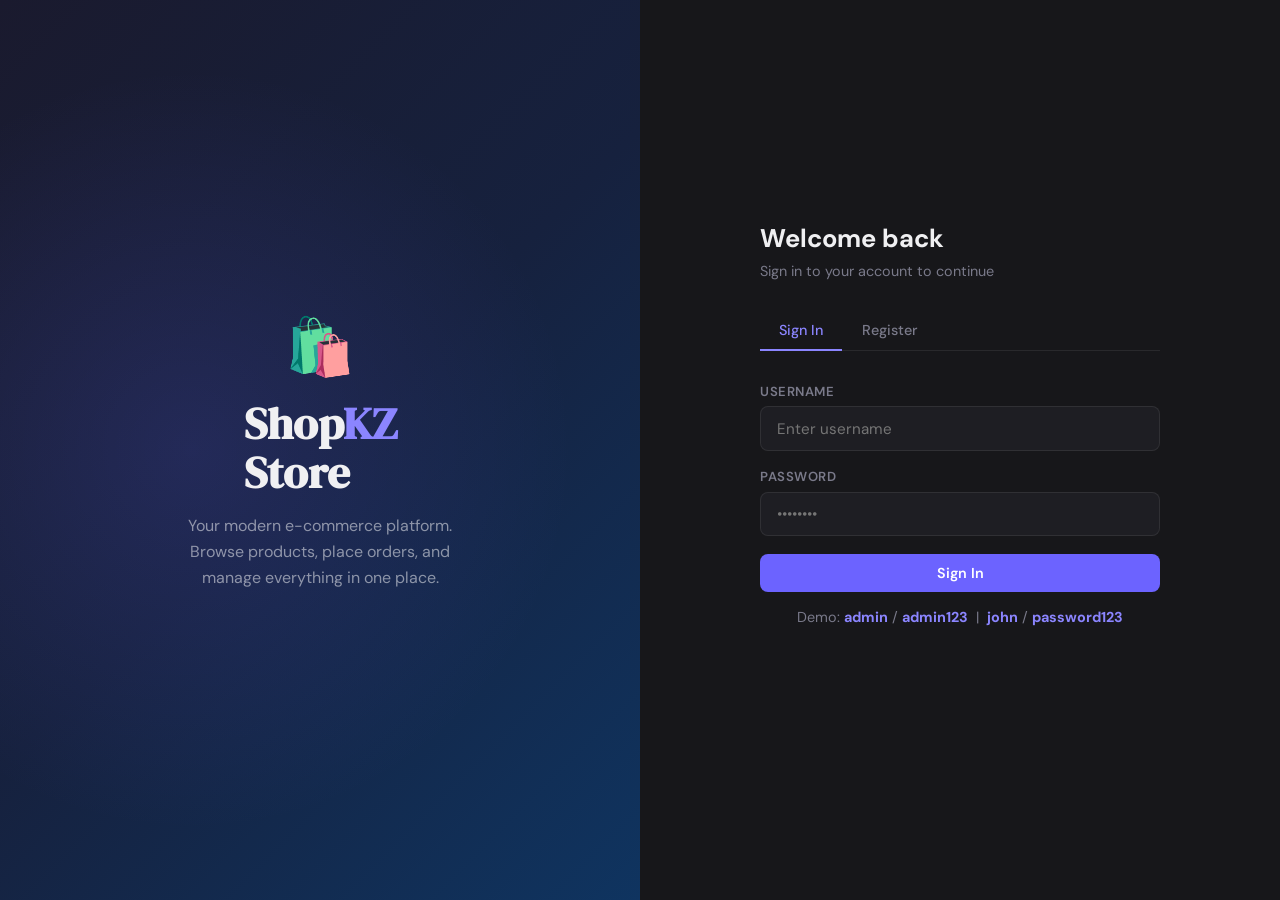
<file: internet-shop/shop/target/classes/static/index.html>
<!DOCTYPE html>
<html lang="en">
<head>
  <meta charset="UTF-8"/>
  <meta name="viewport" content="width=device-width,initial-scale=1"/>
  <title>ShopKZ — Sign In</title>
  <link rel="stylesheet" href="css/style.css"/>
</head>
<body>
<div class="auth-wrap">
  <div class="auth-left">
    <div class="auth-logo">🛍️</div>
    <h1 class="auth-title">Shop<span>KZ</span><br/>Store</h1>
    <p class="auth-subtitle">Your modern e-commerce platform. Browse products, place orders, and manage everything in one place.</p>
  </div>
  <div class="auth-right">
    <div class="auth-card">
      <h2>Welcome back</h2>
      <p>Sign in to your account to continue</p>
      <div class="tabs">
        <button class="tab-btn active" onclick="showTab('login',this)">Sign In</button>
        <button class="tab-btn" onclick="showTab('register',this)">Register</button>
      </div>

      <!-- LOGIN -->
      <div id="tab-login" class="tab-content active">
        <div class="form-group">
          <label>Username</label>
          <input type="text" id="l-user" placeholder="Enter username"/>
        </div>
        <div class="form-group">
          <label>Password</label>
          <input type="password" id="l-pass" placeholder="••••••••"/>
        </div>
        <button class="btn btn-primary btn-full" onclick="login()">Sign In</button>
        <p class="demo-hint">Demo: <strong>admin</strong> / <strong>admin123</strong> &nbsp;|&nbsp; <strong>john</strong> / <strong>password123</strong></p>
        <div id="l-err" class="err"></div>
      </div>

      <!-- REGISTER -->
      <div id="tab-register" class="tab-content">
        <div class="form-group">
          <label>Username</label>
          <input type="text" id="r-user" placeholder="Choose a username"/>
        </div>
        <div class="form-group">
          <label>Email</label>
          <input type="email" id="r-email" placeholder="your@email.com"/>
        </div>
        <div class="form-group">
          <label>Password</label>
          <input type="password" id="r-pass" placeholder="Min 6 characters"/>
        </div>
        <button class="btn btn-primary btn-full" onclick="register()">Create Account</button>
        <div id="r-err" class="err"></div>
        <div id="r-suc" class="suc"></div>
      </div>
    </div>
  </div>
</div>

<script src="js/api.js"></script>
<script>
if(getUser()) location.href='products.html';

function showTab(tab,btn){
  document.querySelectorAll('.tab-content').forEach(t=>t.classList.remove('active'));
  document.querySelectorAll('.tab-btn').forEach(b=>b.classList.remove('active'));
  document.getElementById('tab-'+tab).classList.add('active');
  btn.classList.add('active');
}

async function login(){
  const username=document.getElementById('l-user').value.trim();
  const password=document.getElementById('l-pass').value;
  const err=document.getElementById('l-err');
  err.textContent='';
  if(!username||!password){err.textContent='Please fill all fields';return;}
  try{
    const users=await get('/users');
    const u=users.find(x=>x.username===username);
    if(!u){err.textContent='User not found';return;}
    saveUser({id:u.id,username:u.username,email:u.email,role:u.role});
    location.href= u.role==='ADMIN' ? 'admin.html' : 'products.html';
  }catch(e){ err.textContent='Connection error. Is the server running?'; }
}

async function register(){
  const username=document.getElementById('r-user').value.trim();
  const email=document.getElementById('r-email').value.trim();
  const password=document.getElementById('r-pass').value;
  const err=document.getElementById('r-err');
  const suc=document.getElementById('r-suc');
  err.textContent=''; suc.textContent='';
  if(!username||!email||!password){err.textContent='Please fill all fields';return;}
  try{
    await post('/users/register',{username,email,password});
    suc.textContent='Account created! You can now sign in.';
    document.getElementById('r-user').value='';
    document.getElementById('r-email').value='';
    document.getElementById('r-pass').value='';
  }catch(e){ err.textContent=e.message||'Registration failed'; }
}

document.addEventListener('keydown',e=>{
  if(e.key==='Enter'){
    if(document.getElementById('tab-login').classList.contains('active')) login();
    else register();
  }
});
</script>
</body>
</html>
</file>
<file: internet-shop/shop/target/classes/static/css/style.css>
@import url('https://fonts.googleapis.com/css2?family=DM+Sans:wght@300;400;500;600;700&family=DM+Serif+Display&display=swap');

*, *::before, *::after { box-sizing: border-box; margin: 0; padding: 0; }

:root {
  --bg: #0f0f11;
  --bg2: #17171a;
  --bg3: #1e1e23;
  --border: rgba(255,255,255,0.08);
  --border2: rgba(255,255,255,0.14);
  --text: #f0f0f2;
  --muted: #7a7a8a;
  --accent: #6c63ff;
  --accent2: #8b85ff;
  --accent-bg: rgba(108,99,255,0.12);
  --green: #22c55e;
  --green-bg: rgba(34,197,94,0.1);
  --red: #ef4444;
  --red-bg: rgba(239,68,68,0.1);
  --amber: #f59e0b;
  --amber-bg: rgba(245,158,11,0.1);
  --blue: #3b82f6;
  --blue-bg: rgba(59,130,246,0.1);
  --radius: 12px;
  --radius-sm: 8px;
  --shadow: 0 4px 24px rgba(0,0,0,0.4);
}

body { font-family: 'DM Sans', sans-serif; background: var(--bg); color: var(--text); min-height: 100vh; }

/* ── SCROLLBAR ── */
::-webkit-scrollbar { width: 6px; }
::-webkit-scrollbar-track { background: var(--bg); }
::-webkit-scrollbar-thumb { background: var(--bg3); border-radius: 3px; }

/* ── AUTH ── */
.auth-wrap {
  min-height: 100vh;
  display: grid;
  grid-template-columns: 1fr 1fr;
}

.auth-left {
  background: linear-gradient(135deg, #1a1a2e 0%, #16213e 50%, #0f3460 100%);
  display: flex; flex-direction: column; align-items: center; justify-content: center;
  padding: 3rem; position: relative; overflow: hidden;
}

.auth-left::before {
  content: '';
  position: absolute; inset: 0;
  background: radial-gradient(circle at 30% 50%, rgba(108,99,255,0.15) 0%, transparent 60%);
}

.auth-logo { font-size: 3.5rem; margin-bottom: 1rem; position: relative; }
.auth-title { font-family: 'DM Serif Display', serif; font-size: 2.8rem; line-height: 1.1; margin-bottom: 1rem; position: relative; }
.auth-title span { color: var(--accent2); }
.auth-subtitle { color: rgba(255,255,255,0.5); font-size: 1rem; line-height: 1.6; max-width: 320px; text-align: center; position: relative; }

.auth-right {
  background: var(--bg2);
  display: flex; align-items: center; justify-content: center; padding: 3rem;
}

.auth-card { width: 100%; max-width: 400px; }
.auth-card h2 { font-size: 1.6rem; font-weight: 700; margin-bottom: 0.4rem; }
.auth-card p { color: var(--muted); font-size: 0.9rem; margin-bottom: 2rem; }

.tabs { display: flex; gap: 0; border-bottom: 1px solid var(--border); margin-bottom: 2rem; }
.tab-btn {
  padding: 0.6rem 1.2rem; background: none; border: none;
  color: var(--muted); font-family: 'DM Sans', sans-serif; font-size: 0.9rem; font-weight: 500;
  cursor: pointer; border-bottom: 2px solid transparent; margin-bottom: -1px; transition: all 0.2s;
}
.tab-btn.active { color: var(--accent2); border-bottom-color: var(--accent2); }
.tab-content { display: none; }
.tab-content.active { display: block; }

/* ── FORMS ── */
.form-group { margin-bottom: 1.1rem; }
.form-group label { display: block; font-size: 0.82rem; font-weight: 600; color: var(--muted); margin-bottom: 0.4rem; text-transform: uppercase; letter-spacing: 0.5px; }

input, select, textarea {
  width: 100%; padding: 0.7rem 1rem;
  background: var(--bg3); border: 1px solid var(--border);
  border-radius: var(--radius-sm); color: var(--text);
  font-family: 'DM Sans', sans-serif; font-size: 0.95rem;
  outline: none; transition: border-color 0.2s;
}
input:focus, select:focus, textarea:focus { border-color: var(--accent); }
select { cursor: pointer; }
select option { background: var(--bg3); }
textarea { resize: vertical; }

.form-row { display: grid; grid-template-columns: 1fr 1fr; gap: 1rem; }

/* ── BUTTONS ── */
.btn {
  display: inline-flex; align-items: center; justify-content: center; gap: 0.4rem;
  padding: 0.65rem 1.3rem; border-radius: var(--radius-sm); border: none;
  font-family: 'DM Sans', sans-serif; font-size: 0.9rem; font-weight: 600;
  cursor: pointer; transition: all 0.2s; text-decoration: none; white-space: nowrap;
}
.btn-primary { background: var(--accent); color: white; }
.btn-primary:hover { background: var(--accent2); transform: translateY(-1px); }
.btn-ghost { background: var(--bg3); color: var(--text); border: 1px solid var(--border); }
.btn-ghost:hover { border-color: var(--border2); background: var(--bg2); }
.btn-danger { background: var(--red-bg); color: var(--red); border: 1px solid rgba(239,68,68,0.2); }
.btn-danger:hover { background: var(--red); color: white; }
.btn-success { background: var(--green-bg); color: var(--green); border: 1px solid rgba(34,197,94,0.2); }
.btn-success:hover { background: var(--green); color: white; }
.btn-full { width: 100%; }
.btn-sm { padding: 0.4rem 0.8rem; font-size: 0.82rem; }
.btn:disabled { opacity: 0.4; cursor: not-allowed; transform: none; }

/* ── NAVBAR ── */
.navbar {
  background: var(--bg2); border-bottom: 1px solid var(--border);
  height: 60px; display: flex; align-items: center;
  padding: 0 1.5rem; gap: 1.5rem; position: sticky; top: 0; z-index: 100;
}
.nav-logo { font-family: 'DM Serif Display', serif; font-size: 1.3rem; color: var(--text); white-space: nowrap; }
.nav-logo span { color: var(--accent2); }
.nav-links { display: flex; gap: 0.25rem; flex: 1; }
.nav-link {
  padding: 0.4rem 0.9rem; border-radius: var(--radius-sm);
  text-decoration: none; color: var(--muted); font-size: 0.88rem; font-weight: 500; transition: all 0.2s;
}
.nav-link:hover, .nav-link.active { background: var(--accent-bg); color: var(--accent2); }
.nav-right { display: flex; align-items: center; gap: 0.75rem; margin-left: auto; }
.nav-user { font-size: 0.85rem; color: var(--muted); }
.nav-badge { background: var(--accent); color: white; font-size: 0.7rem; font-weight: 700; padding: 0.1rem 0.45rem; border-radius: 10px; }

.cart-btn {
  display: flex; align-items: center; gap: 0.5rem;
  background: var(--accent-bg); color: var(--accent2);
  border: 1px solid rgba(108,99,255,0.2); border-radius: var(--radius-sm);
  padding: 0.4rem 0.9rem; cursor: pointer; font-family: 'DM Sans', sans-serif;
  font-size: 0.88rem; font-weight: 600; transition: all 0.2s;
}
.cart-btn:hover { background: var(--accent); color: white; border-color: var(--accent); }

/* ── LAYOUT ── */
.page { max-width: 1280px; margin: 0 auto; padding: 2rem 1.5rem; }
.page-header { display: flex; align-items: center; justify-content: space-between; margin-bottom: 1.75rem; flex-wrap: wrap; gap: 1rem; }
.page-title { font-size: 1.5rem; font-weight: 700; }
.page-title span { color: var(--muted); font-size: 1rem; font-weight: 400; margin-left: 0.5rem; }

/* ── STATS ROW ── */
.stats-row { display: grid; grid-template-columns: repeat(4, 1fr); gap: 1rem; margin-bottom: 2rem; }
.stat-card {
  background: var(--bg2); border: 1px solid var(--border); border-radius: var(--radius);
  padding: 1.25rem 1.5rem; transition: border-color 0.2s;
}
.stat-card:hover { border-color: var(--border2); }
.stat-label { font-size: 0.78rem; color: var(--muted); text-transform: uppercase; letter-spacing: 0.5px; margin-bottom: 0.5rem; }
.stat-value { font-size: 1.8rem; font-weight: 700; line-height: 1; }
.stat-value.accent { color: var(--accent2); }
.stat-value.green { color: var(--green); }
.stat-value.amber { color: var(--amber); }
.stat-value.blue { color: var(--blue); }

/* ── TABLE ── */
.table-wrap { background: var(--bg2); border: 1px solid var(--border); border-radius: var(--radius); overflow: hidden; }
table { width: 100%; border-collapse: collapse; }
thead th {
  padding: 0.75rem 1rem; text-align: left;
  font-size: 0.75rem; font-weight: 600; color: var(--muted);
  text-transform: uppercase; letter-spacing: 0.5px;
  background: var(--bg3); border-bottom: 1px solid var(--border);
}
tbody tr { border-bottom: 1px solid var(--border); transition: background 0.15s; }
tbody tr:last-child { border-bottom: none; }
tbody tr:hover { background: rgba(255,255,255,0.02); }
tbody td { padding: 0.85rem 1rem; font-size: 0.9rem; }

/* ── FILTERS ── */
.filters { display: flex; gap: 0.75rem; flex-wrap: wrap; }
.search-box { position: relative; }
.search-box input { padding-left: 2.2rem; min-width: 220px; }
.search-icon { position: absolute; left: 0.7rem; top: 50%; transform: translateY(-50%); color: var(--muted); font-size: 0.9rem; pointer-events: none; }

/* ── PRODUCTS GRID ── */
.products-grid { display: grid; grid-template-columns: repeat(auto-fill, minmax(220px, 1fr)); gap: 1rem; }
.product-card {
  background: var(--bg2); border: 1px solid var(--border); border-radius: var(--radius);
  overflow: hidden; transition: all 0.2s; display: flex; flex-direction: column;
}
.product-card:hover { border-color: var(--border2); transform: translateY(-2px); box-shadow: var(--shadow); }
.product-thumb {
  height: 140px; display: flex; align-items: center; justify-content: center;
  font-size: 3rem; background: var(--bg3);
}
.product-body { padding: 1rem; flex: 1; display: flex; flex-direction: column; gap: 0.3rem; }
.product-cat { font-size: 0.72rem; font-weight: 600; color: var(--accent2); text-transform: uppercase; letter-spacing: 0.4px; }
.product-name { font-size: 0.95rem; font-weight: 600; line-height: 1.3; }
.product-desc { font-size: 0.8rem; color: var(--muted); line-height: 1.4; flex: 1; }
.product-footer {
  padding: 0.75rem 1rem; border-top: 1px solid var(--border);
  display: flex; align-items: center; justify-content: space-between;
}
.product-price { font-size: 1rem; font-weight: 700; }
.product-stock-ok { font-size: 0.75rem; color: var(--green); }
.product-stock-out { font-size: 0.75rem; color: var(--red); font-weight: 600; }
.product-admin-btns { padding: 0 1rem 0.75rem; display: flex; gap: 0.5rem; }

/* ── CART ── */
.cart-layout { display: grid; grid-template-columns: 1fr 300px; gap: 1.5rem; align-items: start; }
@media(max-width:768px){ .cart-layout { grid-template-columns: 1fr; } }
.cart-items { display: flex; flex-direction: column; gap: 0.75rem; }
.cart-item {
  background: var(--bg2); border: 1px solid var(--border); border-radius: var(--radius);
  padding: 1rem 1.25rem; display: flex; align-items: center; gap: 1rem;
}
.cart-icon { width: 52px; height: 52px; background: var(--bg3); border-radius: var(--radius-sm); display: flex; align-items: center; justify-content: center; font-size: 1.8rem; flex-shrink: 0; }
.cart-info { flex: 1; }
.cart-name { font-weight: 600; font-size: 0.95rem; }
.cart-unit { font-size: 0.82rem; color: var(--muted); margin-top: 2px; }
.qty-ctrl { display: flex; align-items: center; gap: 0.5rem; }
.qty-btn { width: 28px; height: 28px; background: var(--bg3); border: 1px solid var(--border); border-radius: 6px; color: var(--text); cursor: pointer; font-size: 1rem; display: flex; align-items: center; justify-content: center; transition: all 0.15s; }
.qty-btn:hover { background: var(--accent); border-color: var(--accent); }
.qty-n { font-weight: 700; min-width: 24px; text-align: center; }
.cart-line { font-weight: 700; min-width: 80px; text-align: right; }
.remove-btn { background: none; border: none; color: var(--muted); cursor: pointer; font-size: 1rem; padding: 4px; transition: color 0.15s; }
.remove-btn:hover { color: var(--red); }

.summary-card { background: var(--bg2); border: 1px solid var(--border); border-radius: var(--radius); padding: 1.5rem; position: sticky; top: 80px; }
.summary-card h3 { font-size: 1rem; font-weight: 700; margin-bottom: 1.25rem; }
.summary-row { display: flex; justify-content: space-between; font-size: 0.88rem; color: var(--muted); padding: 0.4rem 0; border-bottom: 1px solid var(--border); }
.summary-total { display: flex; justify-content: space-between; font-size: 1.1rem; font-weight: 700; padding-top: 0.9rem; margin-top: 0.25rem; }

/* ── ORDERS ── */
.order-card { background: var(--bg2); border: 1px solid var(--border); border-radius: var(--radius); overflow: hidden; margin-bottom: 1rem; }
.order-head { padding: 1rem 1.25rem; display: flex; align-items: center; justify-content: space-between; border-bottom: 1px solid var(--border); flex-wrap: wrap; gap: 0.5rem; }
.order-id { font-weight: 700; font-size: 0.95rem; }
.order-date { font-size: 0.8rem; color: var(--muted); }
.order-items-wrap { padding: 0.75rem 1.25rem; }
.order-item-row { display: flex; justify-content: space-between; font-size: 0.85rem; padding: 0.3rem 0; border-bottom: 1px solid var(--border); color: var(--muted); }
.order-item-row:last-child { border: none; }
.order-item-row span:first-child { color: var(--text); font-weight: 500; }

/* ── BADGES ── */
.badge { display: inline-flex; align-items: center; padding: 0.2rem 0.65rem; border-radius: 20px; font-size: 0.75rem; font-weight: 600; }
.badge-pending  { background: var(--amber-bg); color: var(--amber); }
.badge-confirmed{ background: var(--blue-bg); color: var(--blue); }
.badge-shipped  { background: rgba(139,85,255,0.12); color: #a78bfa; }
.badge-delivered{ background: var(--green-bg); color: var(--green); }
.badge-cancelled{ background: var(--red-bg); color: var(--red); }
.badge-admin    { background: var(--accent-bg); color: var(--accent2); }
.badge-user     { background: var(--bg3); color: var(--muted); }

/* ── MODAL ── */
.overlay { position: fixed; inset: 0; background: rgba(0,0,0,0.6); z-index: 150; backdrop-filter: blur(4px); }
.modal {
  position: fixed; top: 50%; left: 50%; transform: translate(-50%,-50%);
  background: var(--bg2); border: 1px solid var(--border2); border-radius: 16px;
  z-index: 200; width: 90%; max-width: 480px; max-height: 90vh; overflow-y: auto;
  box-shadow: 0 24px 80px rgba(0,0,0,0.5);
}
.modal-head { display: flex; align-items: center; justify-content: space-between; padding: 1.25rem 1.5rem; border-bottom: 1px solid var(--border); }
.modal-head h3 { font-size: 1.05rem; font-weight: 700; }
.modal-close { background: none; border: none; color: var(--muted); cursor: pointer; font-size: 1.2rem; }
.modal-close:hover { color: var(--text); }
.modal-body { padding: 1.5rem; }
.modal-foot { display: flex; gap: 0.75rem; padding: 0 1.5rem 1.5rem; }
.hidden { display: none !important; }

/* ── MISC ── */
.loading { text-align: center; padding: 4rem; color: var(--muted); }
.loading::after { content: ''; display: inline-block; width: 20px; height: 20px; border: 2px solid var(--border); border-top-color: var(--accent2); border-radius: 50%; animation: spin 0.8s linear infinite; margin-left: 8px; vertical-align: middle; }
@keyframes spin { to { transform: rotate(360deg); } }

.empty { text-align: center; padding: 5rem 2rem; color: var(--muted); }
.empty-icon { font-size: 3rem; margin-bottom: 1rem; }
.empty h3 { font-size: 1.1rem; font-weight: 600; color: var(--text); margin-bottom: 0.4rem; }

.err { color: var(--red); font-size: 0.85rem; margin-top: 0.5rem; min-height: 1.2rem; }
.suc { color: var(--green); font-size: 0.85rem; margin-top: 0.5rem; min-height: 1.2rem; }
.demo-hint { text-align: center; font-size: 0.8rem; color: var(--muted); margin-top: 1rem; }
.demo-hint strong { color: var(--accent2); }

.fab { position: fixed; bottom: 2rem; right: 2rem; width: 52px; height: 52px; border-radius: 50%; background: var(--accent); color: white; font-size: 1.6rem; border: none; cursor: pointer; box-shadow: 0 4px 20px rgba(108,99,255,0.4); display: flex; align-items: center; justify-content: center; transition: all 0.2s; z-index: 90; }
.fab:hover { transform: scale(1.1); background: var(--accent2); }

/* ── ADMIN SIDEBAR LAYOUT ── */
.admin-wrap { display: grid; grid-template-columns: 220px 1fr; min-height: calc(100vh - 60px); }
.sidebar { background: var(--bg2); border-right: 1px solid var(--border); padding: 1.5rem 1rem; }
.sidebar-section { font-size: 0.72rem; font-weight: 600; color: var(--muted); text-transform: uppercase; letter-spacing: 0.6px; padding: 0 0.5rem; margin: 1rem 0 0.5rem; }
.sidebar-link { display: flex; align-items: center; gap: 0.6rem; padding: 0.55rem 0.75rem; border-radius: var(--radius-sm); text-decoration: none; color: var(--muted); font-size: 0.88rem; font-weight: 500; transition: all 0.2s; }
.sidebar-link:hover, .sidebar-link.active { background: var(--accent-bg); color: var(--accent2); }
.admin-content { padding: 2rem; overflow: auto; }

@media(max-width:900px){
  .auth-wrap { grid-template-columns: 1fr; }
  .auth-left { display: none; }
  .stats-row { grid-template-columns: 1fr 1fr; }
  .admin-wrap { grid-template-columns: 1fr; }
  .sidebar { display: none; }
}
</file>
